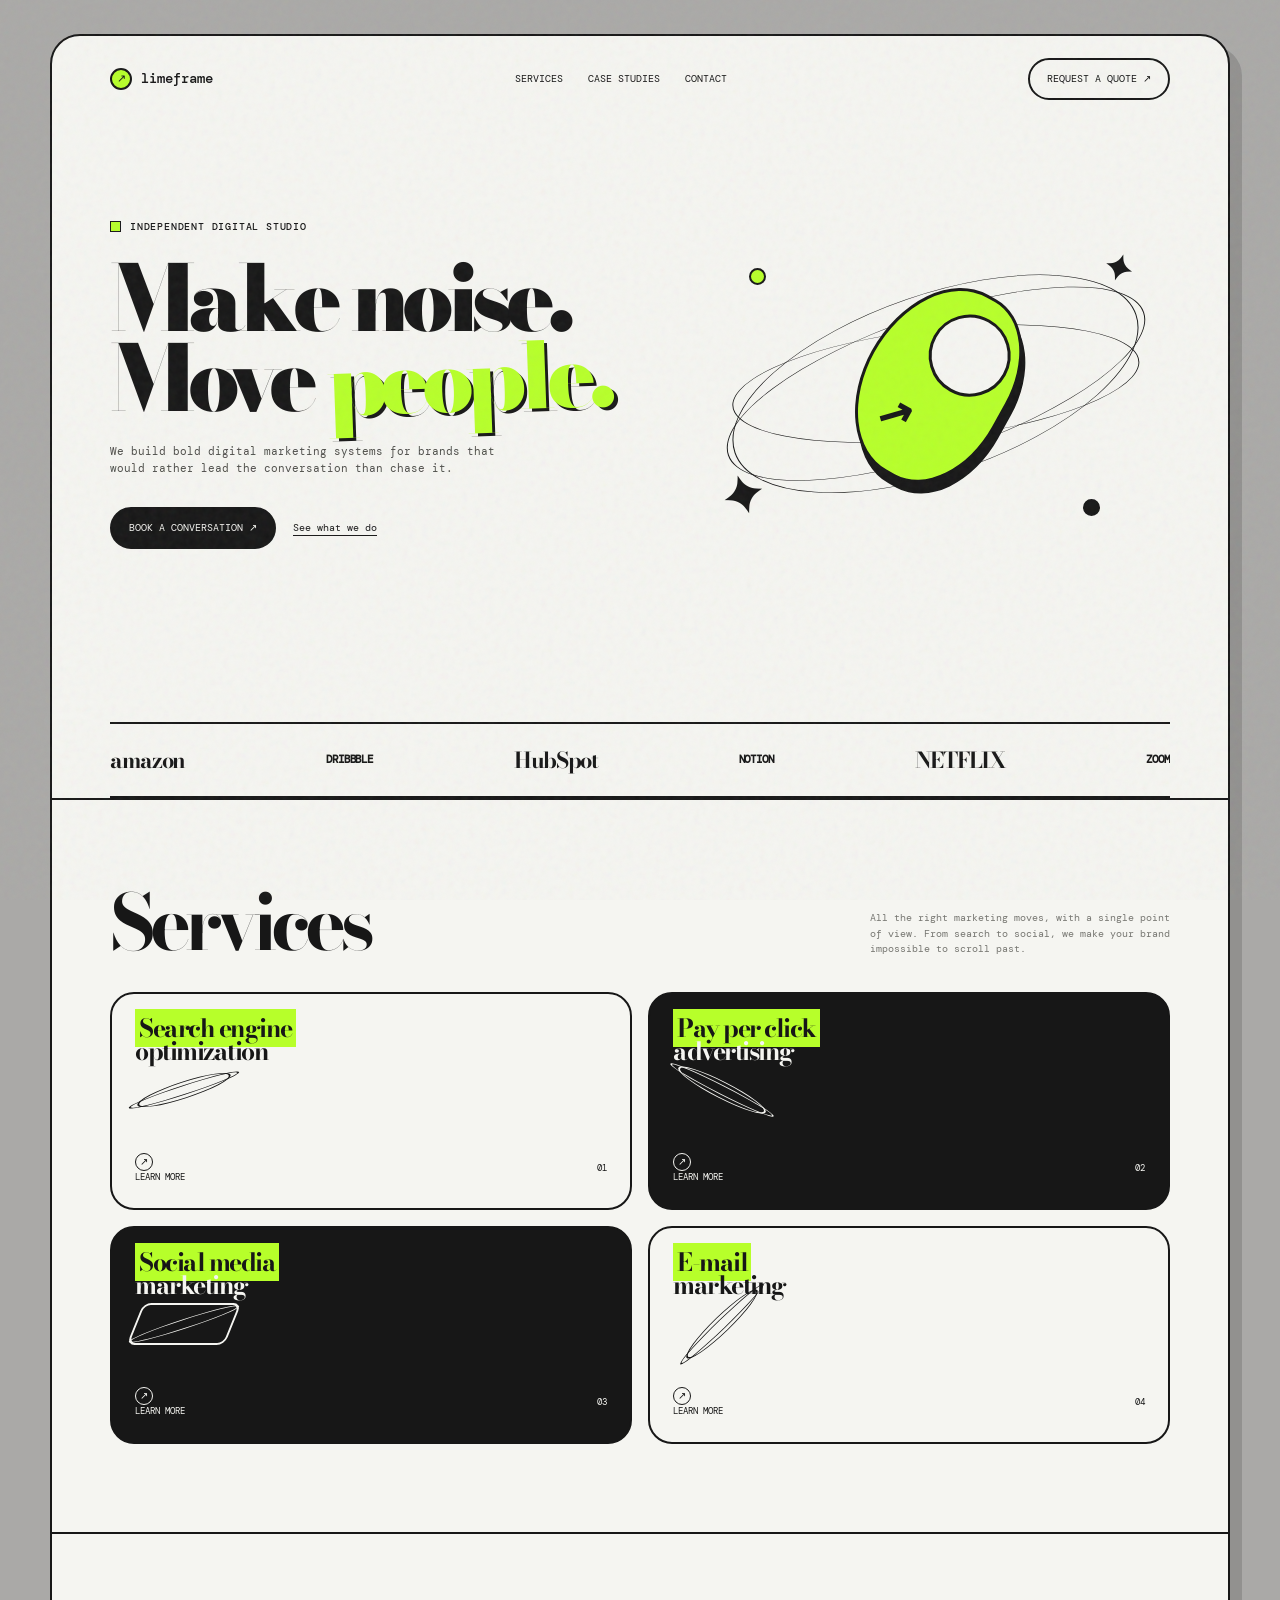
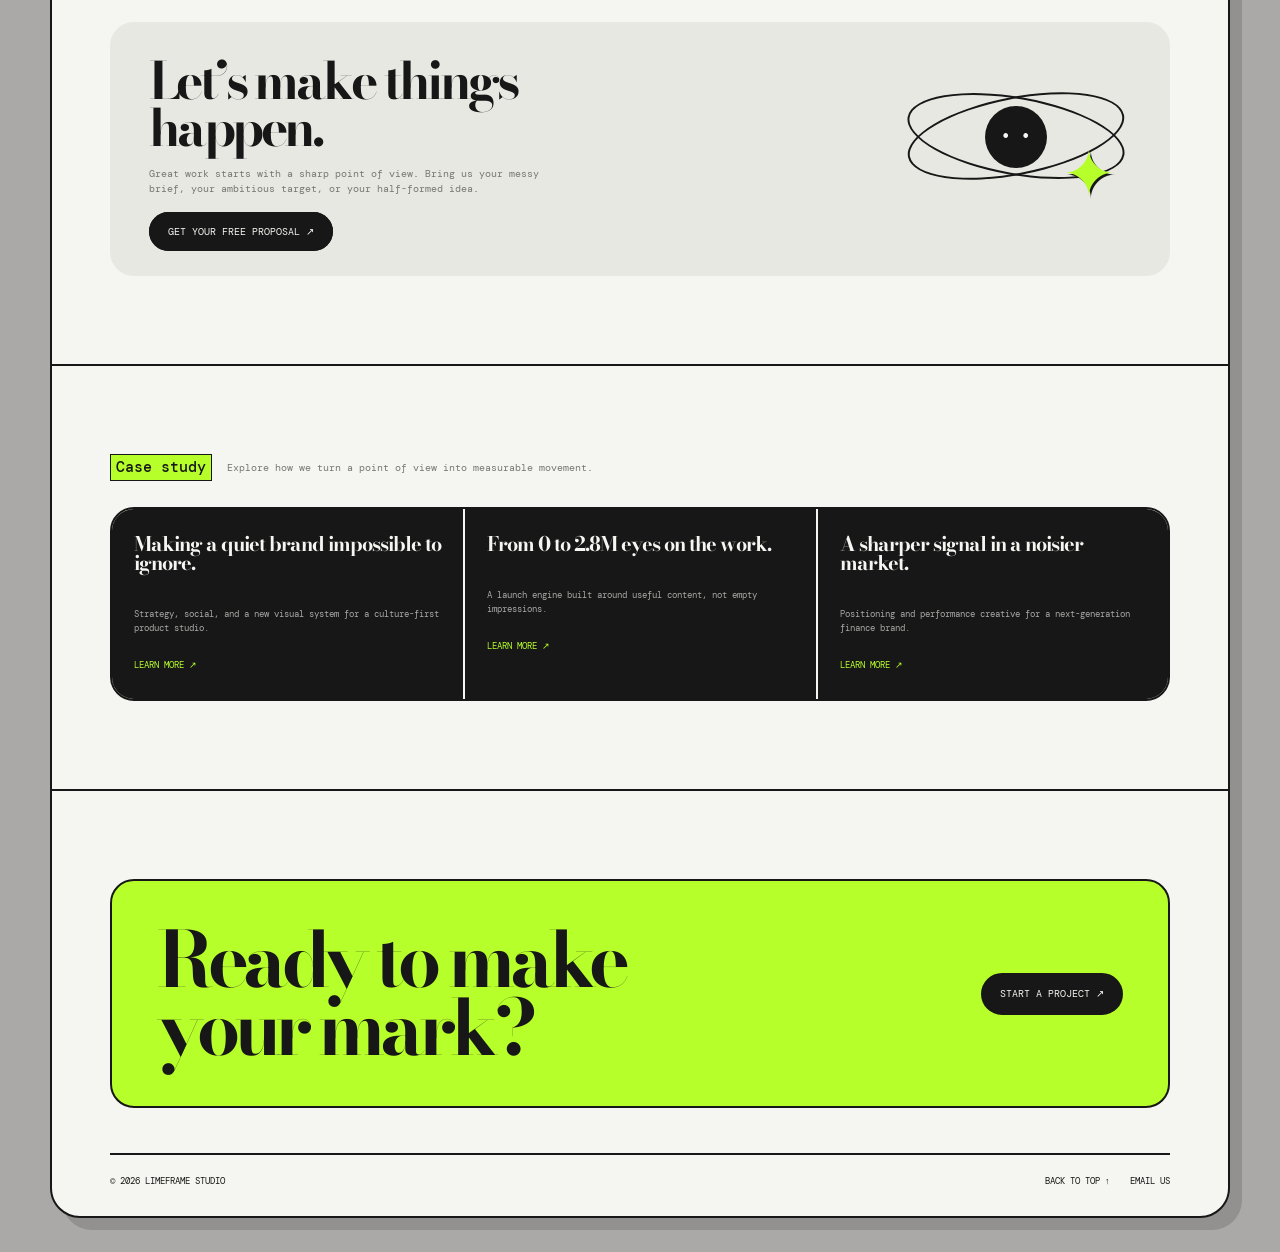
<file: brutalist-style/limeframe-studio/index.html>
<!doctype html>
<html lang="en">
<head>
  <meta charset="utf-8">
  <meta name="viewport" content="width=device-width, initial-scale=1">
  <meta name="description" content="Limeframe Studio — digital marketing for brands that want to be noticed.">
  <title>Limeframe Studio — Make noise that matters</title>
  <link rel="stylesheet" href="assets/css/variable.css">
  <link rel="stylesheet" href="assets/css/global.css">
  <link rel="stylesheet" href="assets/css/components.css">
  <link rel="stylesheet" href="assets/css/responsive.css">
</head>
<body>
  <main class="site-shell">
    <header class="site-header">
      <div class="container nav">
        <a class="brand" href="#top" aria-label="Limeframe Studio home"><span class="brand-mark">↗</span> limeframe</a>
        <nav class="nav-links" aria-label="Main navigation">
          <a href="#services">Services</a>
          <a href="#cases">Case studies</a>
          <a href="#contact">Contact</a>
        </nav>
        <a class="nav-cta" href="#contact">Request a quote ↗</a>
        <button class="menu-toggle" type="button" aria-label="Toggle navigation" aria-expanded="false">☰</button>
      </div>
    </header>

    <section class="hero" id="top">
      <div class="container hero-grid">
        <div data-reveal>
          <span class="eyebrow">Independent digital studio</span>
          <h1>Make noise.<br>Move <em>people.</em></h1>
          <p class="hero-copy">We build bold digital marketing systems for brands that would rather lead the conversation than chase it.</p>
          <div class="hero-actions"><a class="button button-dark" href="#contact">Book a conversation ↗</a><a class="text-link" href="#services">See what we do</a></div>
        </div>
        <div class="hero-art" aria-hidden="true" data-reveal>
          <div class="art-orbit"></div><div class="art-core"></div><span class="spark one">✦</span><span class="spark two">✦</span><span class="float-dot one"></span><span class="float-dot two"></span>
        </div>
      </div>
    </section>

    <div class="container"><div class="client-row" aria-label="Selected clients" data-reveal><span>amazon</span><span>dribbble</span><span>HubSpot</span><span>Notion</span><span>NETFLIX</span><span>zoom</span></div></div>

    <section class="section" id="services">
      <div class="container">
        <div class="section-heading" data-reveal><h2>Services</h2><p>All the right marketing moves, with a single point of view. From search to social, we make your brand impossible to scroll past.</p></div>
        <div class="services-grid">
          <article class="service-card" data-reveal><div><h3><span>Search engine</span><br>optimization</h3><div class="service-icon" aria-hidden="true"></div></div><div class="service-footer"><span><span class="arrow-circle">↗</span> Learn more</span><span>01</span></div></article>
          <article class="service-card dark" data-reveal><div><h3><span>Pay per click</span><br>advertising</h3><div class="service-icon" aria-hidden="true"></div></div><div class="service-footer"><span><span class="arrow-circle">↗</span> Learn more</span><span>02</span></div></article>
          <article class="service-card dark" data-reveal><div><h3><span>Social media</span><br>marketing</h3><div class="service-icon" aria-hidden="true"></div></div><div class="service-footer"><span><span class="arrow-circle">↗</span> Learn more</span><span>03</span></div></article>
          <article class="service-card" data-reveal><div><h3><span>E-mail</span><br>marketing</h3><div class="service-icon" aria-hidden="true"></div></div><div class="service-footer"><span><span class="arrow-circle">↗</span> Learn more</span><span>04</span></div></article>
        </div>
      </div>
    </section>

    <section class="section"><div class="container"><div class="statement" data-reveal><div><h2>Let’s make things happen.</h2><p>Great work starts with a sharp point of view. Bring us your messy brief, your ambitious target, or your half-formed idea.</p><a class="button button-dark" href="#contact">Get your free proposal ↗</a></div><div class="statement-art" aria-hidden="true"><div class="ring"></div><div class="ring"></div><div class="face">••</div><span class="star">✦</span></div></div></div></section>

    <section class="section" id="cases"><div class="container"><div class="cases-heading" data-reveal><span class="case-label">Case study</span><p>Explore how we turn a point of view into measurable movement.</p></div><div class="case-list"><article class="case-item" data-reveal><h3>Making a quiet brand impossible to ignore.</h3><p>Strategy, social, and a new visual system for a culture-first product studio.</p><a href="#contact">Learn more ↗</a></article><article class="case-item" data-reveal><h3>From 0 to 2.8M eyes on the work.</h3><p>A launch engine built around useful content, not empty impressions.</p><a href="#contact">Learn more ↗</a></article><article class="case-item" data-reveal><h3>A sharper signal in a noisier market.</h3><p>Positioning and performance creative for a next-generation finance brand.</p><a href="#contact">Learn more ↗</a></article></div></div></section>

    <section class="section contact" id="contact"><div class="container"><div class="contact-inner" data-reveal><h2>Ready to make your mark?</h2><a class="button" href="mailto:hello@limeframe.studio">Start a project ↗</a></div></div></section>

    <footer class="site-footer container"><span>© <span data-year>2026</span> limeframe studio</span><div class="footer-links"><a href="#top">Back to top ↑</a><a href="mailto:hello@limeframe.studio">Email us</a></div></footer>
  </main>
  <script src="assets/js/main.js"></script>
</body>
</html>
</file>
<file: brutalist-style/limeframe-studio/assets/css/variable.css>
:root {
  --ink: #171717;
  --paper: #f5f5f1;
  --soft: #e8e8e3;
  --lime: #b7ff2a;
  --acid: #d5ff66;
  --muted: #777772;
  --line: 2px solid var(--ink);
  --display: "Bodoni Moda", Georgia, serif;
  --body: "DM Mono", "Courier New", monospace;
  --radius-lg: 24px;
  --radius-md: 14px;
  --shadow: 7px 7px 0 var(--ink);
}
</file>
<file: brutalist-style/limeframe-studio/assets/css/global.css>
@import url('https://fonts.googleapis.com/css2?family=Bodoni+Moda:opsz,wght@6..96,500;6..96,700;6..96,900&family=DM+Mono:wght@400;500&display=swap');

* { box-sizing: border-box; }

html { scroll-behavior: smooth; }

body {
  margin: 0;
  background: #aaa9a7;
  color: var(--ink);
  font-family: var(--body);
  font-size: 13px;
  line-height: 1.55;
}

body::before {
  content: "";
  position: fixed;
  inset: 0;
  pointer-events: none;
  opacity: .18;
  z-index: 10;
  background-image: url("data:image/svg+xml,%3Csvg viewBox='0 0 160 160' xmlns='http://www.w3.org/2000/svg'%3E%3Cfilter id='n'%3E%3CfeTurbulence type='fractalNoise' baseFrequency='.85' numOctaves='3' stitchTiles='stitch'/%3E%3C/filter%3E%3Crect width='100%25' height='100%25' filter='url(%23n)' opacity='.32'/%3E%3C/svg%3E");
}

a { color: inherit; text-decoration: none; }
button, a { -webkit-tap-highlight-color: transparent; }
button { font: inherit; }

.site-shell {
  width: min(1180px, calc(100% - 40px));
  margin: 34px auto;
  background: var(--paper);
  border: var(--line);
  border-radius: 30px;
  overflow: hidden;
  box-shadow: 12px 12px 0 rgba(23,23,23,.16);
}

.container { width: min(1060px, calc(100% - 64px)); margin: 0 auto; }
.section { padding: 88px 0; border-top: var(--line); }
.eyebrow { display: inline-flex; align-items: center; gap: 9px; text-transform: uppercase; letter-spacing: .08em; font-size: 10px; font-weight: 500; }
.eyebrow::before { content: ""; width: 9px; height: 9px; display: block; background: var(--lime); border: 1px solid var(--ink); }
.highlight { background: var(--lime); padding: 0 5px; box-shadow: 3px 3px 0 var(--ink); }
.sr-only { position: absolute; width: 1px; height: 1px; padding: 0; margin: -1px; overflow: hidden; clip: rect(0,0,0,0); white-space: nowrap; border: 0; }

@media (max-width: 640px) {
  body { background: var(--paper); }
  .site-shell { width: 100%; margin: 0; border-width: 0 1px; border-radius: 0; box-shadow: none; }
  .container { width: min(100% - 32px, 1060px); }
  .section { padding: 62px 0; }
}
</file>
<file: brutalist-style/limeframe-studio/assets/css/components.css>
.site-header { position: relative; padding: 22px 0; }
.nav { display: flex; align-items: center; justify-content: space-between; gap: 28px; }
.brand { display: inline-flex; align-items: center; gap: 9px; font-weight: 500; font-size: 14px; }
.brand-mark { width: 22px; height: 22px; display: grid; place-items: center; border: 2px solid var(--ink); border-radius: 50%; background: var(--lime); font-size: 11px; }
.nav-links { display: flex; align-items: center; gap: 25px; font-size: 10px; text-transform: uppercase; }
.nav-links a { position: relative; }
.nav-links a::after { content: ""; position: absolute; left: 0; bottom: -5px; width: 0; height: 2px; background: var(--lime); transition: width .25s; }
.nav-links a:hover::after { width: 100%; }
.nav-cta, .button { border: var(--line); border-radius: 999px; padding: 11px 17px; background: transparent; font-size: 10px; text-transform: uppercase; cursor: pointer; transition: transform .2s, background .2s, color .2s; }
.nav-cta:hover, .button:hover { transform: translate(-3px,-3px); background: var(--lime); box-shadow: 4px 4px 0 var(--ink); }
.menu-toggle { display: none; border: 0; background: none; cursor: pointer; }

.hero { min-height: 600px; padding: 62px 0 70px; position: relative; overflow: hidden; }
.hero-grid { display: grid; grid-template-columns: 1fr .87fr; gap: 55px; align-items: center; }
.hero h1 { max-width: 610px; margin: 21px 0 24px; font-family: var(--display); font-size: clamp(3.7rem, 7.1vw, 6.8rem); font-weight: 900; letter-spacing: -.08em; line-height: .88; }
.hero h1 em { display: inline-block; font-style: normal; color: var(--lime); text-shadow: 3px 3px 0 var(--ink); transform: rotate(-2deg); }
.hero-copy { max-width: 390px; color: #4e4e4a; font-size: 11px; }
.hero-actions { display: flex; align-items: center; gap: 17px; margin-top: 30px; }
.button-dark { background: var(--ink); color: var(--paper); }
.button-dark:hover { color: var(--ink); }
.text-link { text-decoration: underline; text-underline-offset: 4px; font-size: 10px; }

.hero-art { min-height: 400px; position: relative; display: grid; place-items: center; }
.art-orbit { position: absolute; width: 91%; aspect-ratio: 1; border: 1.5px solid var(--ink); border-radius: 50%; transform: rotate(-19deg) scaleY(.42); }
.art-orbit::before, .art-orbit::after { content: ""; position: absolute; inset: 11% -2%; border: 1.5px solid var(--ink); border-radius: 50%; }
.art-orbit::after { inset: 23% -5%; transform: rotate(36deg); }
.art-core { position: relative; z-index: 1; width: 145px; height: 205px; border: 3px solid var(--ink); border-radius: 55% 45% 48% 52%; background: var(--lime); transform: rotate(29deg); box-shadow: 8px 8px 0 var(--ink); }
.art-core::before { content: ""; position: absolute; width: 76px; height: 76px; right: 13px; top: 18px; border: 3px solid var(--ink); border-radius: 50%; background: var(--paper); }
.art-core::after { content: "↗"; position: absolute; left: 31px; bottom: 21px; font-family: var(--display); font-size: 42px; font-weight: 900; }
.spark { position: absolute; z-index: 2; color: var(--ink); font-family: var(--display); font-weight: 900; font-size: 36px; }
.spark.one { top: 14%; right: 8%; transform: rotate(18deg); }
.spark.two { bottom: 12%; left: 4%; font-size: 52px; transform: rotate(-17deg); }
.float-dot { position: absolute; width: 17px; height: 17px; border: 2px solid var(--ink); border-radius: 50%; background: var(--lime); }
.float-dot.one { left: 10%; top: 21%; }
.float-dot.two { right: 15%; bottom: 17%; background: var(--ink); }

.client-row { border-top: var(--line); border-bottom: var(--line); padding: 19px 0; display: flex; align-items: center; justify-content: space-between; gap: 18px; overflow: hidden; }
.client-row span { font-family: var(--display); font-size: clamp(15px, 2vw, 22px); font-weight: 700; white-space: nowrap; letter-spacing: -.06em; }
.client-row span:nth-child(even) { font-family: var(--body); font-size: 11px; letter-spacing: -.1em; text-transform: uppercase; }

.section-heading { display: flex; align-items: end; justify-content: space-between; gap: 30px; margin-bottom: 35px; }
.section-heading h2 { margin: 0; font-family: var(--display); font-size: clamp(2.9rem, 6vw, 5.5rem); line-height: .9; letter-spacing: -.08em; }
.section-heading p { max-width: 300px; margin: 0; color: var(--muted); font-size: 10px; }
.services-grid { display: grid; grid-template-columns: 1fr 1fr; gap: 16px; }
.service-card { min-height: 218px; padding: 23px; display: flex; flex-direction: column; justify-content: space-between; border: var(--line); border-radius: var(--radius-lg); background: var(--paper); transition: transform .25s, box-shadow .25s; }
.service-card:hover { transform: translate(-4px,-4px); box-shadow: var(--shadow); }
.service-card.dark { background: var(--ink); color: var(--paper); }
.service-card h3 { max-width: 220px; margin: 0; font-family: var(--display); font-size: 25px; line-height: .94; letter-spacing: -.06em; }
.service-card h3 span { background: var(--lime); color: var(--ink); padding: 0 4px; }
.service-card.dark h3 span { color: var(--ink); }
.service-footer { display: flex; align-items: center; justify-content: space-between; font-size: 9px; text-transform: uppercase; }
.service-icon { align-self: end; width: 98px; height: 52px; position: relative; }
.service-icon::before, .service-icon::after { content: ""; position: absolute; border: 2px solid currentColor; border-radius: 50%; transform: rotate(-18deg) scaleY(.4); }
.service-icon::before { inset: 5px 0; }
.service-icon::after { inset: 14px -9px; }
.service-card:nth-child(2) .service-icon { transform: rotate(45deg); }
.service-card:nth-child(3) .service-icon::before { border-radius: 8px; transform: rotate(0) skewX(-22deg); }
.service-card:nth-child(4) .service-icon { transform: rotate(-26deg); }
.arrow-circle { width: 18px; height: 18px; display: grid; place-items: center; border: 1px solid currentColor; border-radius: 50%; font-size: 10px; }

.statement { display: grid; grid-template-columns: 1.1fr .9fr; gap: 35px; align-items: center; padding: 35px 39px; border-radius: var(--radius-lg); background: var(--soft); }
.statement h2 { margin: 0 0 15px; font-family: var(--display); font-size: clamp(2.1rem, 4vw, 3.8rem); line-height: .92; letter-spacing: -.07em; }
.statement p { max-width: 430px; margin: 0 0 24px; color: var(--muted); font-size: 10px; }
.statement-art { height: 160px; position: relative; }
.statement-art .ring { position: absolute; width: 220px; height: 78px; border: 2px solid var(--ink); border-radius: 50%; transform: rotate(-11deg); top: 28px; right: 5px; }
.statement-art .ring:nth-child(2) { transform: rotate(10deg); }
.statement-art .face { position: absolute; width: 62px; height: 62px; right: 84px; top: 37px; border-radius: 50%; background: var(--ink); color: var(--paper); display: grid; place-items: center; font-size: 19px; letter-spacing: 9px; padding-left: 8px; }
.statement-art .star { position: absolute; right: 15px; bottom: 5px; color: var(--lime); font-size: 64px; text-shadow: 2px 2px 0 var(--ink); }

.cases-heading { display: flex; align-items: center; gap: 15px; margin-bottom: 26px; }
.case-label { display: inline-block; background: var(--lime); border: 1px solid var(--ink); padding: 1px 5px; font-size: 15px; font-weight: 500; }
.cases-heading p { margin: 0; color: var(--muted); font-size: 10px; }
.case-list { display: grid; grid-template-columns: repeat(3, 1fr); gap: 1px; border: var(--line); border-radius: var(--radius-lg); overflow: hidden; background: var(--paper); }
.case-item { min-height: 190px; padding: 25px 22px; background: var(--ink); color: var(--paper); }
.case-item + .case-item { border-left: 1px solid var(--paper); }
.case-item h3 { margin: 0 0 36px; font-family: var(--display); font-size: 20px; line-height: .95; letter-spacing: -.05em; }
.case-item p { margin: 0 0 18px; color: #aaa9a7; font-size: 9px; }
.case-item a { color: var(--lime); font-size: 9px; text-transform: uppercase; }

.contact { padding-bottom: 45px; }
.contact-inner { padding: 45px; border: var(--line); border-radius: var(--radius-lg); background: var(--lime); display: flex; align-items: center; justify-content: space-between; gap: 30px; }
.contact h2 { max-width: 570px; margin: 0; font-family: var(--display); font-size: clamp(2.7rem, 6vw, 5.5rem); line-height: .88; letter-spacing: -.08em; }
.contact .button { background: var(--ink); color: var(--paper); border-color: var(--ink); white-space: nowrap; }
.contact .button:hover { background: var(--paper); color: var(--ink); }
.site-footer { padding: 20px 0 27px; border-top: var(--line); display: flex; align-items: center; justify-content: space-between; font-size: 9px; text-transform: uppercase; }
.footer-links { display: flex; gap: 20px; }

[data-reveal] { opacity: 0; transform: translateY(18px); transition: opacity .65s ease, transform .65s cubic-bezier(.2,.8,.2,1); }
[data-reveal].is-visible { opacity: 1; transform: none; }

@media (max-width: 780px) {
  .nav-links { display: none; }
  .nav-links.is-open { position: absolute; z-index: 4; top: 68px; left: 16px; right: 16px; display: flex; align-items: stretch; flex-direction: column; gap: 0; padding: 10px; border: var(--line); background: var(--paper); box-shadow: 5px 5px 0 var(--ink); }
  .nav-links.is-open a { padding: 12px 8px; border-bottom: 1px solid var(--ink); }
  .nav-links.is-open a:last-child { border-bottom: 0; }
  .menu-toggle { display: block; font-size: 22px; }
  .hero-grid, .statement { grid-template-columns: 1fr; }
  .hero { padding-top: 45px; }
  .hero-art { min-height: 330px; }
  .case-list { grid-template-columns: 1fr; }
  .case-item { min-height: auto; }
  .case-item + .case-item { border-left: 0; border-top: 1px solid var(--paper); }
  .contact-inner { align-items: start; flex-direction: column; padding: 30px; }
}
</file>
<file: brutalist-style/limeframe-studio/assets/css/responsive.css>
@media (max-width: 520px) {
  .site-header { padding: 17px 0; }
  .nav-cta { display: none; }
  .hero h1 { font-size: clamp(3.4rem, 18vw, 5rem); }
  .hero-copy { font-size: 10px; }
  .hero-actions { align-items: flex-start; flex-direction: column; gap: 15px; }
  .hero-art { min-height: 275px; transform: scale(.85); margin: -15px 0; }
  .client-row { gap: 28px; justify-content: flex-start; overflow-x: auto; }
  .client-row::-webkit-scrollbar { display: none; }
  .services-grid { grid-template-columns: 1fr; }
  .service-card { min-height: 190px; }
  .section-heading { align-items: start; flex-direction: column; gap: 17px; }
  .statement { padding: 26px; }
  .statement-art { transform: scale(.75); transform-origin: right center; margin: -24px 0 -20px; }
  .cases-heading { align-items: flex-start; flex-direction: column; gap: 10px; }
  .contact h2 { font-size: 3rem; }
  .site-footer { align-items: flex-start; flex-direction: column; gap: 14px; }
}

@media (prefers-reduced-motion: reduce) {
  *, *::before, *::after { scroll-behavior: auto !important; transition-duration: .01ms !important; animation-duration: .01ms !important; }
  [data-reveal] { opacity: 1; transform: none; }
}
</file>
